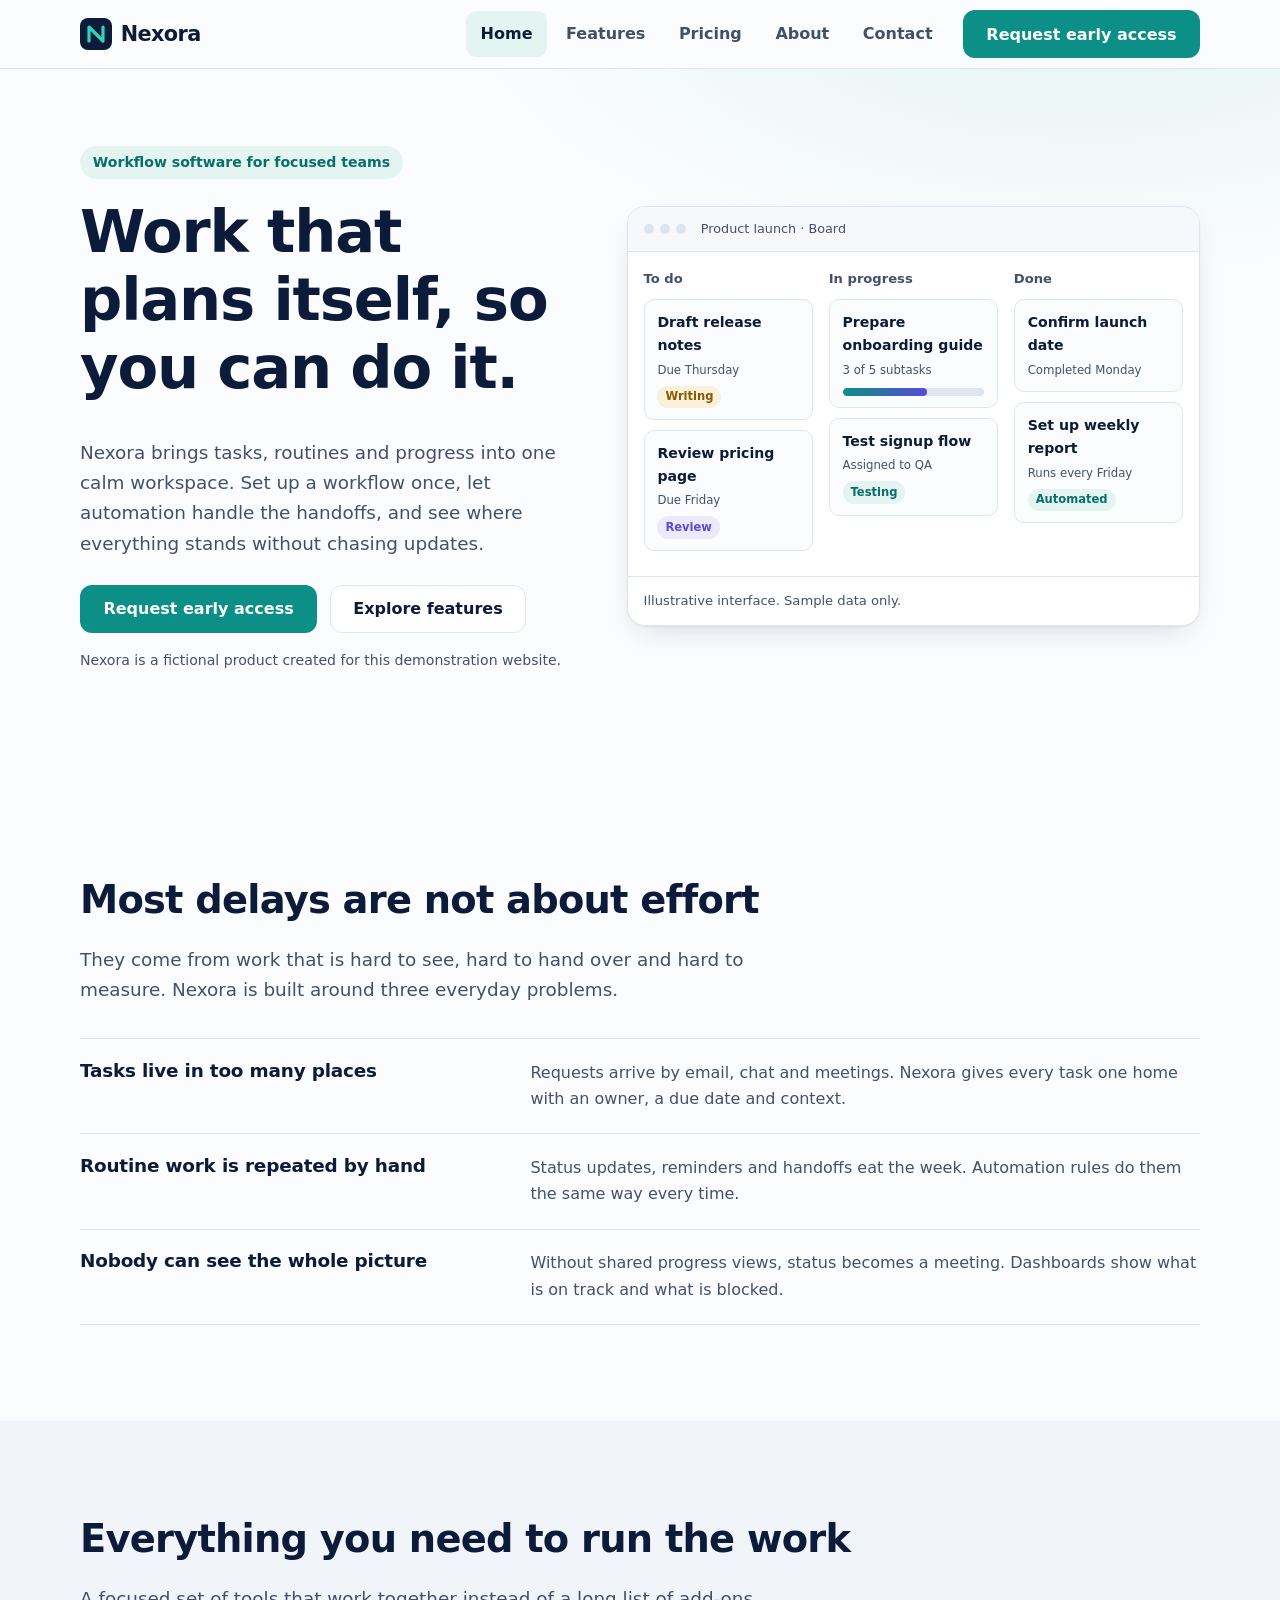
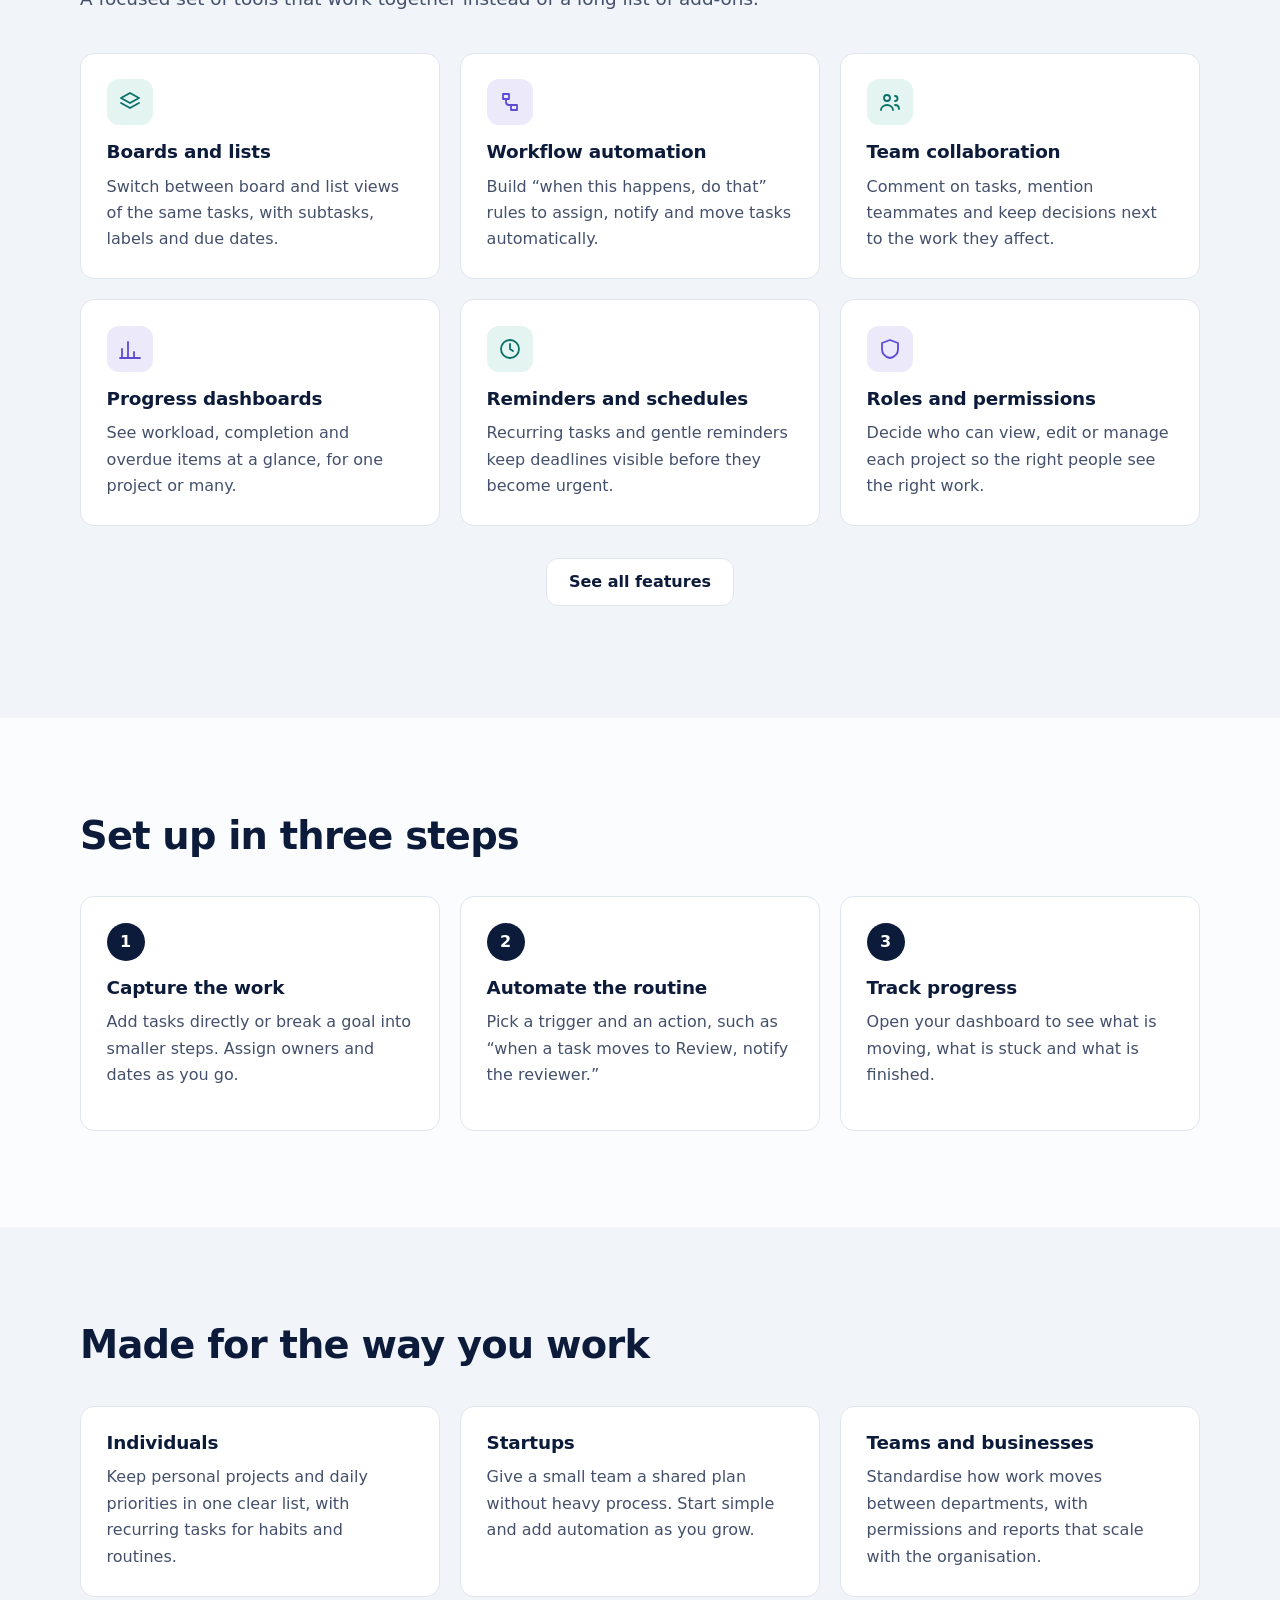
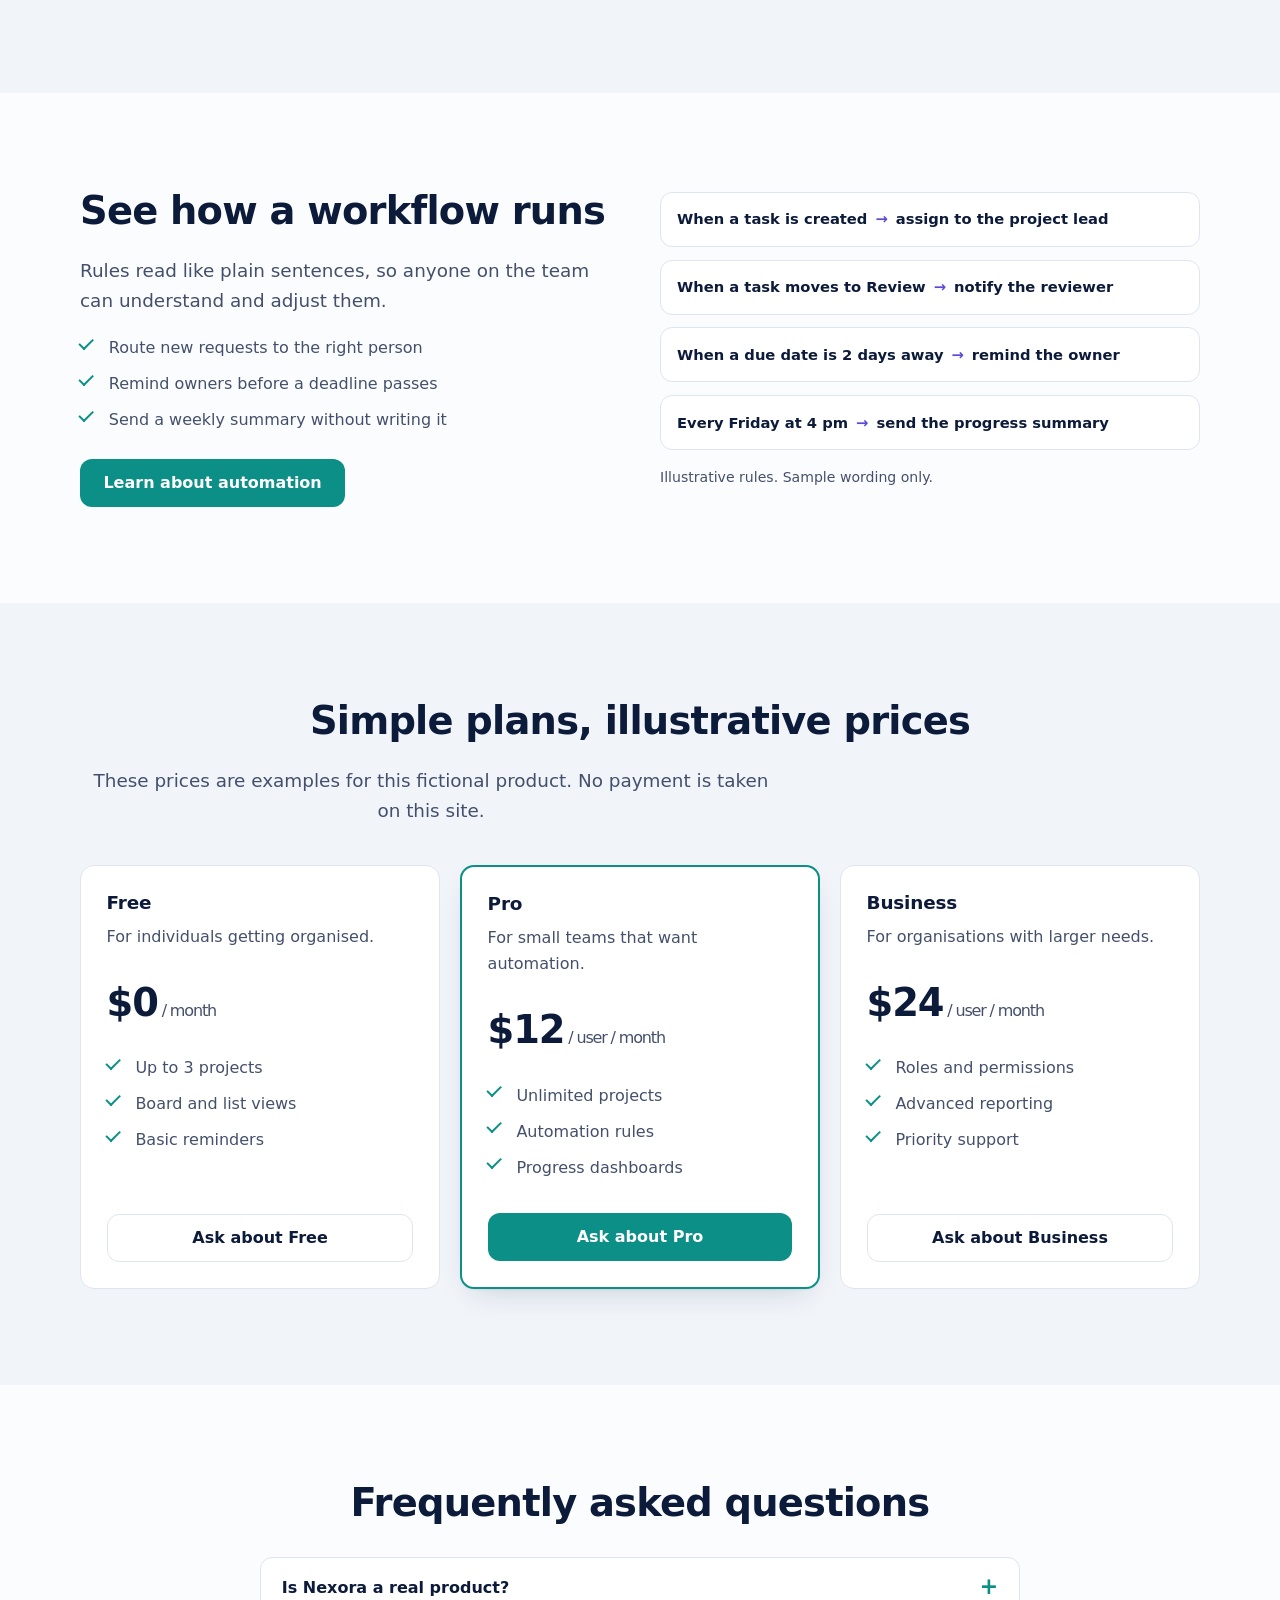
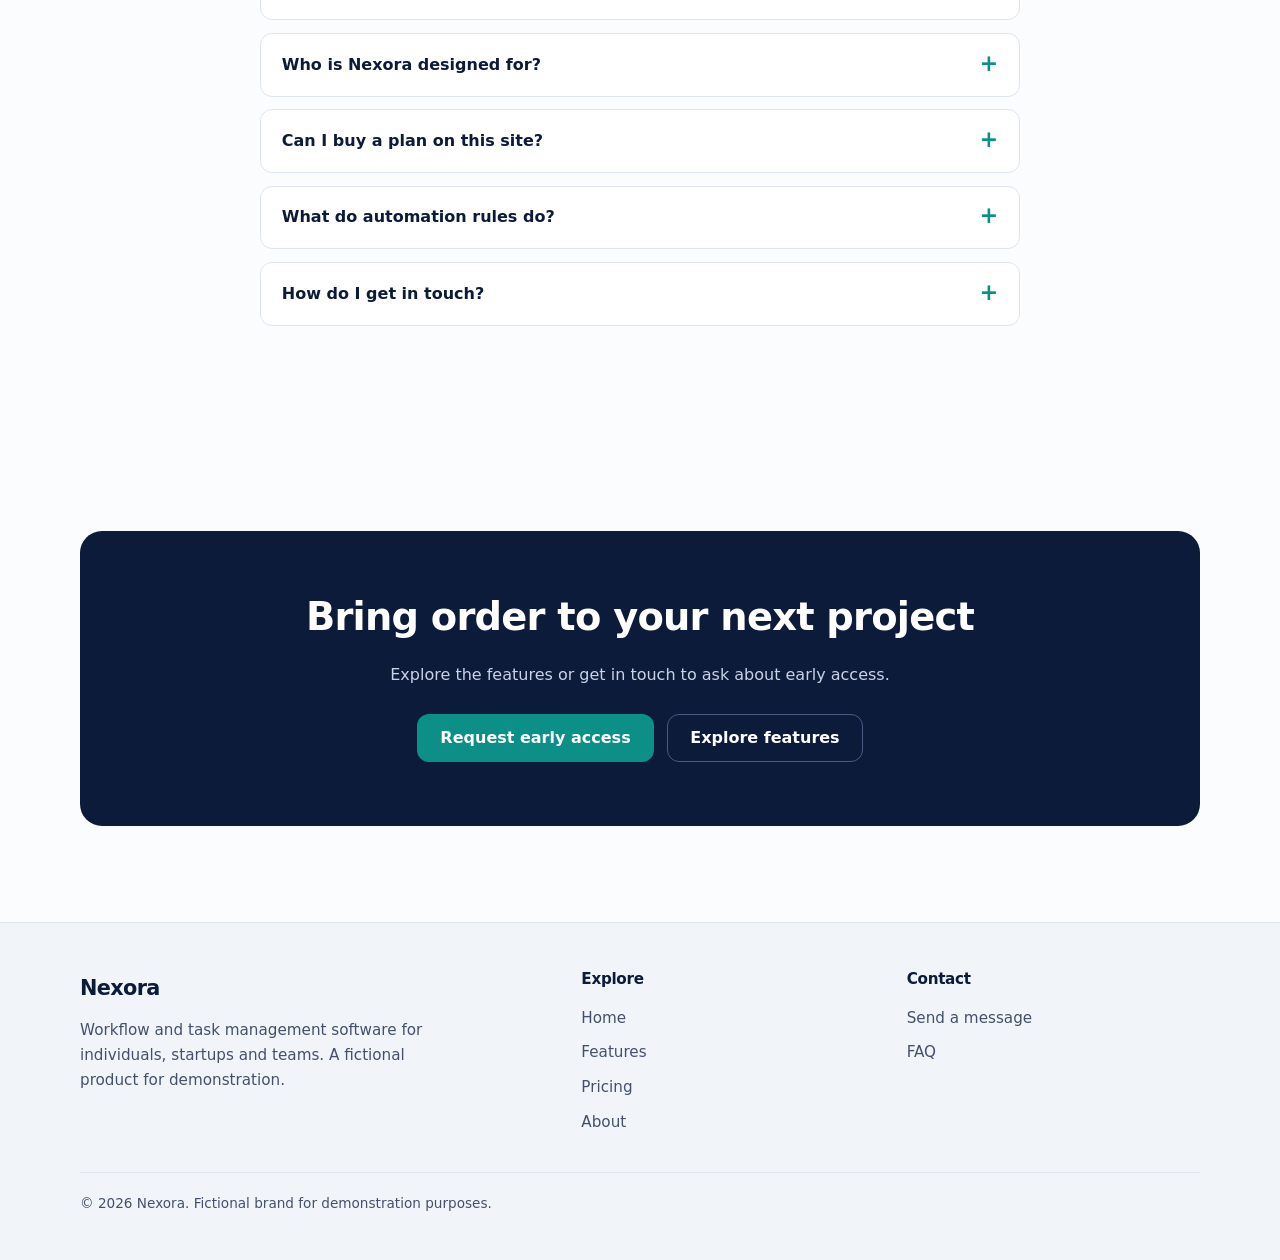
<file: index.html>
<!DOCTYPE html>
<html lang="en">
<head>
<meta charset="utf-8">
<meta name="viewport" content="width=device-width, initial-scale=1">
<title>Nexora — Workflow and task management software</title>
<meta name="description" content="Nexora is workflow and task management software that turns scattered work into clear plans, automated routines and visible progress for individuals, startups and teams.">
<link rel="canonical" href="https://nexora-website-ashy-gamma.vercel.app">
<link rel="icon" href="data:image/svg+xml,%3Csvg xmlns='http://www.w3.org/2000/svg' viewBox='0 0 32 32'%3E%3Crect width='32' height='32' rx='8' fill='%230d1b3a'/%3E%3Cpath d='M9 23V9l14 14V9' fill='none' stroke='%232dd4bf' stroke-width='3.2' stroke-linecap='round' stroke-linejoin='round'/%3E%3C/svg%3E">
<meta property="og:type" content="website">
<meta property="og:site_name" content="Nexora">
<meta property="og:title" content="Nexora — Workflow and task management software">
<meta property="og:description" content="Plan work, automate routines and see progress in one place.">
<meta property="og:url" content="https://nexora-website-ashy-gamma.vercel.app">
<meta name="twitter:card" content="summary">
<meta name="twitter:title" content="Nexora — Workflow and task management software">
<meta name="twitter:description" content="Plan work, automate routines and see progress in one place.">
<link rel="stylesheet" href="style.css">
</head>
<body>
<a class="skip" href="#main">Skip to content</a>
<header class="site-header">
  <div class="wrap nav">
    <a class="logo" href="index.html" aria-label="Nexora home"><svg width="32" height="32" viewBox="0 0 32 32" aria-hidden="true"><rect width="32" height="32" rx="8" fill="#0d1b3a"/><path d="M9 23V9l14 14V9" fill="none" stroke="#2dd4bf" stroke-width="3.2" stroke-linecap="round" stroke-linejoin="round"/></svg>Nexora</a>
    <button class="nav-toggle" aria-expanded="false" aria-controls="menu">Menu</button>
    <div class="menu" id="menu">
      <nav aria-label="Main"><ul>
        <li><a href="index.html" aria-current="page">Home</a></li>
        <li><a href="features.html">Features</a></li>
        <li><a href="index.html#pricing">Pricing</a></li>
        <li><a href="about.html">About</a></li>
        <li><a href="contact.html">Contact</a></li>
      </ul></nav>
      <a class="btn btn-primary" href="contact.html">Request early access</a>
    </div>
  </div>
</header>

<main id="main">
  <section class="hero">
    <div class="wrap hero-grid">
      <div>
        <span class="badge">Workflow software for focused teams</span>
        <h1>Work that plans itself, so you can do it.</h1>
        <p class="lead">Nexora brings tasks, routines and progress into one calm workspace. Set up a workflow once, let automation handle the handoffs, and see where everything stands without chasing updates.</p>
        <div class="btn-row">
          <a class="btn btn-primary" href="contact.html">Request early access</a>
          <a class="btn btn-ghost" href="features.html">Explore features</a>
        </div>
        <p class="note">Nexora is a fictional product created for this demonstration website.</p>
      </div>
      <div class="mock" role="img" aria-label="Illustration of a Nexora project board with three columns: To do, In progress and Done">
        <div class="mock-bar"><i></i><i></i><i></i><span>Product launch · Board</span></div>
        <div class="mock-body" aria-hidden="true">
          <div class="col"><h4>To do</h4>
            <div class="task">Draft release notes<small>Due Thursday</small><span class="tag a">Writing</span></div>
            <div class="task">Review pricing page<small>Due Friday</small><span class="tag v">Review</span></div></div>
          <div class="col"><h4>In progress</h4>
            <div class="task">Prepare onboarding guide<small>3 of 5 subtasks</small><div class="prog"><b style="width:60%"></b></div></div>
            <div class="task">Test signup flow<small>Assigned to QA</small><span class="tag">Testing</span></div></div>
          <div class="col"><h4>Done</h4>
            <div class="task">Confirm launch date<small>Completed Monday</small></div>
            <div class="task">Set up weekly report<small>Runs every Friday</small><span class="tag">Automated</span></div></div>
        </div>
        <div class="mock-foot">Illustrative interface. Sample data only.</div>
      </div>
    </div>
  </section>

  <section id="problems">
    <div class="wrap">
      <h2>Most delays are not about effort</h2>
      <p class="lead">They come from work that is hard to see, hard to hand over and hard to measure. Nexora is built around three everyday problems.</p>
      <ul class="problems">
        <li><h3>Tasks live in too many places</h3><p>Requests arrive by email, chat and meetings. Nexora gives every task one home with an owner, a due date and context.</p></li>
        <li><h3>Routine work is repeated by hand</h3><p>Status updates, reminders and handoffs eat the week. Automation rules do them the same way every time.</p></li>
        <li><h3>Nobody can see the whole picture</h3><p>Without shared progress views, status becomes a meeting. Dashboards show what is on track and what is blocked.</p></li>
      </ul>
    </div>
  </section>

  <section id="features" class="alt">
    <div class="wrap">
      <h2>Everything you need to run the work</h2>
      <p class="lead">A focused set of tools that work together instead of a long list of add-ons.</p>
      <div class="grid g3">
        <article class="card"><div class="ic"><svg aria-hidden="true"><use href="#i-layers"/></svg></div><h3>Boards and lists</h3><p>Switch between board and list views of the same tasks, with subtasks, labels and due dates.</p></article>
        <article class="card"><div class="ic v"><svg aria-hidden="true"><use href="#i-flow"/></svg></div><h3>Workflow automation</h3><p>Build “when this happens, do that” rules to assign, notify and move tasks automatically.</p></article>
        <article class="card"><div class="ic"><svg aria-hidden="true"><use href="#i-users"/></svg></div><h3>Team collaboration</h3><p>Comment on tasks, mention teammates and keep decisions next to the work they affect.</p></article>
        <article class="card"><div class="ic v"><svg aria-hidden="true"><use href="#i-chart"/></svg></div><h3>Progress dashboards</h3><p>See workload, completion and overdue items at a glance, for one project or many.</p></article>
        <article class="card"><div class="ic"><svg aria-hidden="true"><use href="#i-clock"/></svg></div><h3>Reminders and schedules</h3><p>Recurring tasks and gentle reminders keep deadlines visible before they become urgent.</p></article>
        <article class="card"><div class="ic v"><svg aria-hidden="true"><use href="#i-shield"/></svg></div><h3>Roles and permissions</h3><p>Decide who can view, edit or manage each project so the right people see the right work.</p></article>
      </div>
      <p class="center" style="margin-top:2rem"><a class="btn btn-ghost" href="features.html">See all features</a></p>
    </div>
  </section>

  <section id="how">
    <div class="wrap">
      <h2>Set up in three steps</h2>
      <ol class="steps">
        <li><h3>Capture the work</h3><p>Add tasks directly or break a goal into smaller steps. Assign owners and dates as you go.</p></li>
        <li><h3>Automate the routine</h3><p>Pick a trigger and an action, such as “when a task moves to Review, notify the reviewer.”</p></li>
        <li><h3>Track progress</h3><p>Open your dashboard to see what is moving, what is stuck and what is finished.</p></li>
      </ol>
    </div>
  </section>

  <section id="benefits" class="alt">
    <div class="wrap">
      <h2>Made for the way you work</h2>
      <div class="grid g3">
        <article class="card"><h3>Individuals</h3><p>Keep personal projects and daily priorities in one clear list, with recurring tasks for habits and routines.</p></article>
        <article class="card"><h3>Startups</h3><p>Give a small team a shared plan without heavy process. Start simple and add automation as you grow.</p></article>
        <article class="card"><h3>Teams and businesses</h3><p>Standardise how work moves between departments, with permissions and reports that scale with the organisation.</p></article>
      </div>
    </div>
  </section>

  <section id="preview">
    <div class="wrap split">
      <div>
        <h2>See how a workflow runs</h2>
        <p class="lead">Rules read like plain sentences, so anyone on the team can understand and adjust them.</p>
        <ul class="ticks">
          <li>Route new requests to the right person</li>
          <li>Remind owners before a deadline passes</li>
          <li>Send a weekly summary without writing it</li>
        </ul>
        <div class="btn-row"><a class="btn btn-primary" href="features.html#automation">Learn about automation</a></div>
      </div>
      <div role="img" aria-label="Illustration of three automation rules written as plain sentences">
        <div class="rule" aria-hidden="true">When a task is created <em>→</em> assign to the project lead</div>
        <div class="rule" aria-hidden="true">When a task moves to Review <em>→</em> notify the reviewer</div>
        <div class="rule" aria-hidden="true">When a due date is 2 days away <em>→</em> remind the owner</div>
        <div class="rule" aria-hidden="true">Every Friday at 4 pm <em>→</em> send the progress summary</div>
        <p class="note">Illustrative rules. Sample wording only.</p>
      </div>
    </div>
  </section>

  <section id="pricing" class="alt">
    <div class="wrap">
      <h2 class="center">Simple plans, illustrative prices</h2>
      <p class="lead center">These prices are examples for this fictional product. No payment is taken on this site.</p>
      <div class="grid g3">
        <article class="card plan"><h3>Free</h3><p>For individuals getting organised.</p><div class="price">$0<small> / month</small></div>
          <ul class="ticks"><li>Up to 3 projects</li><li>Board and list views</li><li>Basic reminders</li></ul>
          <a class="btn btn-ghost" href="contact.html">Ask about Free</a></article>
        <article class="card plan hot"><h3>Pro</h3><p>For small teams that want automation.</p><div class="price">$12<small> / user / month</small></div>
          <ul class="ticks"><li>Unlimited projects</li><li>Automation rules</li><li>Progress dashboards</li></ul>
          <a class="btn btn-primary" href="contact.html">Ask about Pro</a></article>
        <article class="card plan"><h3>Business</h3><p>For organisations with larger needs.</p><div class="price">$24<small> / user / month</small></div>
          <ul class="ticks"><li>Roles and permissions</li><li>Advanced reporting</li><li>Priority support</li></ul>
          <a class="btn btn-ghost" href="contact.html">Ask about Business</a></article>
      </div>
    </div>
  </section>

  <section id="faq">
    <div class="wrap">
      <h2 class="center">Frequently asked questions</h2>
      <div class="faq">
        <details><summary>Is Nexora a real product?</summary><p>No. Nexora is a fictional product created for this demonstration website. Plans and prices are illustrative.</p></details>
        <details><summary>Who is Nexora designed for?</summary><p>The product concept covers individuals, startups and larger teams who want one place to plan, automate and track work.</p></details>
        <details><summary>Can I buy a plan on this site?</summary><p>No. There is no payment processing, and the plan buttons lead to the contact page.</p></details>
        <details><summary>What do automation rules do?</summary><p>They perform routine steps for you, such as assigning tasks, sending reminders or moving work between stages.</p></details>
        <details><summary>How do I get in touch?</summary><p>Use the <a href="contact.html">contact page</a> to send a message.</p></details>
      </div>
    </div>
  </section>

  <section>
    <div class="wrap"><div class="cta">
      <h2>Bring order to your next project</h2>
      <p>Explore the features or get in touch to ask about early access.</p>
      <div class="btn-row"><a class="btn btn-primary" href="contact.html">Request early access</a><a class="btn btn-ghost" href="features.html">Explore features</a></div>
    </div></div>
  </section>
</main>

<footer class="site-footer">
  <div class="wrap">
    <div class="foot">
      <div><a class="logo" href="index.html">Nexora</a><p style="margin-top:.8rem;max-width:36ch">Workflow and task management software for individuals, startups and teams. A fictional product for demonstration.</p></div>
      <div><h2>Explore</h2><ul><li><a href="index.html">Home</a></li><li><a href="features.html">Features</a></li><li><a href="index.html#pricing">Pricing</a></li><li><a href="about.html">About</a></li></ul></div>
      <div><h2>Contact</h2><ul><li><a href="contact.html">Send a message</a></li><li><a href="index.html#faq">FAQ</a></li></ul></div>
    </div>
    <p class="legal">&copy; <span id="year">2026</span> Nexora. Fictional brand for demonstration purposes.</p>
  </div>
</footer>
<script src="script.js"></script>
</body>
</html>
</file>
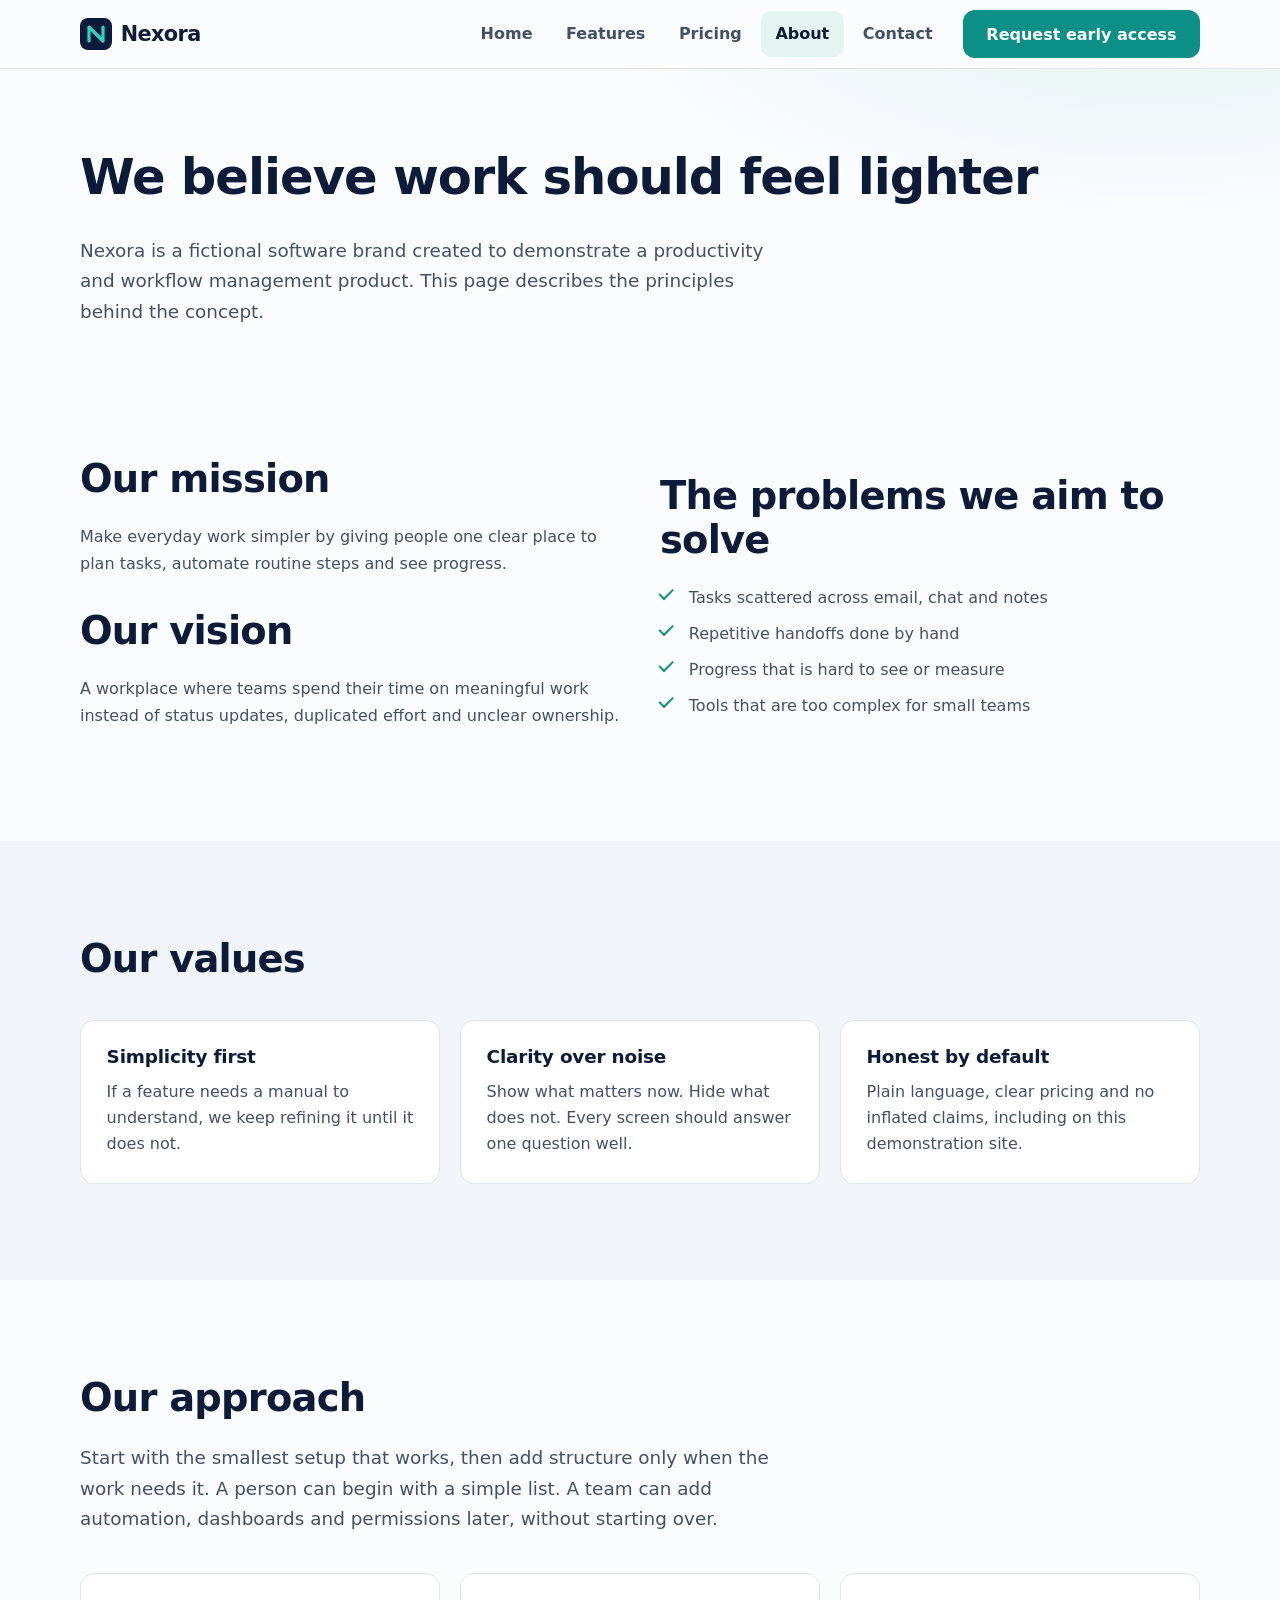
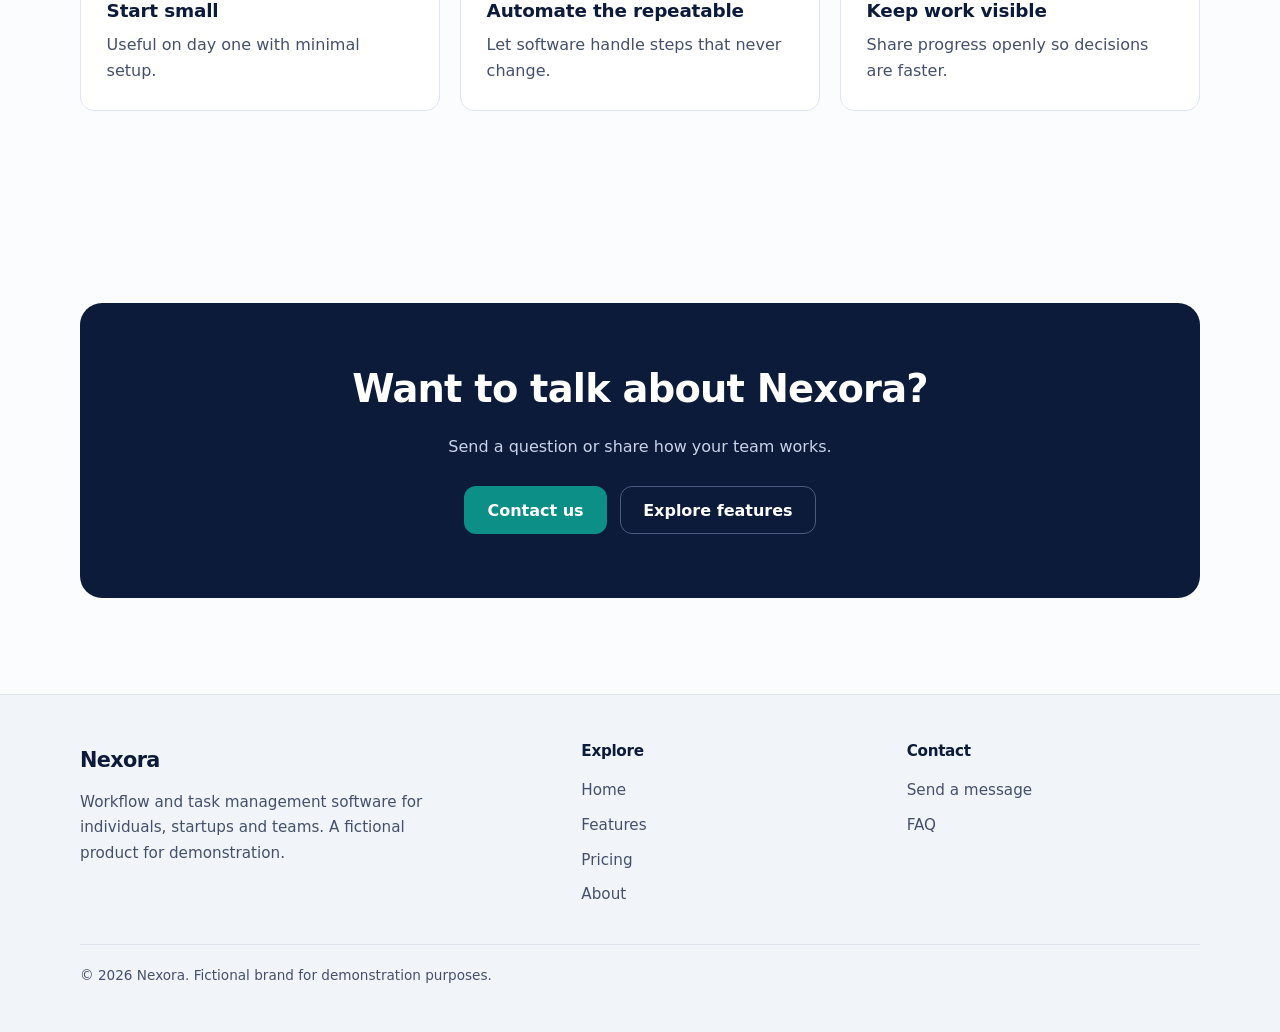
<file: about.html>
<!DOCTYPE html>
<html lang="en">
<head>
<meta charset="utf-8">
<meta name="viewport" content="width=device-width, initial-scale=1">
<title>About Nexora — Mission, vision and values</title>
<meta name="description" content="Learn about Nexora's mission to make work simpler, the values behind the product and the approach to workflow and task management.">
<link rel="canonical" href="https://YOUR_DEPLOYED_DOMAIN/about.html">
<link rel="icon" href="data:image/svg+xml,%3Csvg xmlns='http://www.w3.org/2000/svg' viewBox='0 0 32 32'%3E%3Crect width='32' height='32' rx='8' fill='%230d1b3a'/%3E%3Cpath d='M9 23V9l14 14V9' fill='none' stroke='%232dd4bf' stroke-width='3.2' stroke-linecap='round' stroke-linejoin='round'/%3E%3C/svg%3E">
<meta property="og:type" content="website">
<meta property="og:site_name" content="Nexora">
<meta property="og:title" content="About Nexora">
<meta property="og:description" content="Our mission is to make work simpler and more visible.">
<meta property="og:url" content="https://YOUR_DEPLOYED_DOMAIN/about.html">
<meta name="twitter:card" content="summary">
<meta name="twitter:title" content="About Nexora">
<meta name="twitter:description" content="Our mission is to make work simpler and more visible.">
<link rel="stylesheet" href="style.css">
</head>
<body>
<a class="skip" href="#main">Skip to content</a>
<header class="site-header">
  <div class="wrap nav">
    <a class="logo" href="index.html" aria-label="Nexora home"><svg width="32" height="32" viewBox="0 0 32 32" aria-hidden="true"><rect width="32" height="32" rx="8" fill="#0d1b3a"/><path d="M9 23V9l14 14V9" fill="none" stroke="#2dd4bf" stroke-width="3.2" stroke-linecap="round" stroke-linejoin="round"/></svg>Nexora</a>
    <button class="nav-toggle" aria-expanded="false" aria-controls="menu">Menu</button>
    <div class="menu" id="menu">
      <nav aria-label="Main"><ul>
        <li><a href="index.html">Home</a></li>
        <li><a href="features.html">Features</a></li>
        <li><a href="index.html#pricing">Pricing</a></li>
        <li><a href="about.html" aria-current="page">About</a></li>
        <li><a href="contact.html">Contact</a></li>
      </ul></nav>
      <a class="btn btn-primary" href="contact.html">Request early access</a>
    </div>
  </div>
</header>

<main id="main">
  <div class="page-head">
    <div class="wrap">
      <h1>We believe work should feel lighter</h1>
      <p class="lead">Nexora is a fictional software brand created to demonstrate a productivity and workflow management product. This page describes the principles behind the concept.</p>
    </div>
  </div>

  <section>
    <div class="wrap split">
      <div>
        <h2>Our mission</h2>
        <p>Make everyday work simpler by giving people one clear place to plan tasks, automate routine steps and see progress.</p>
        <h2 style="margin-top:2rem">Our vision</h2>
        <p>A workplace where teams spend their time on meaningful work instead of status updates, duplicated effort and unclear ownership.</p>
      </div>
      <div>
        <h2>The problems we aim to solve</h2>
        <ul class="ticks">
          <li>Tasks scattered across email, chat and notes</li>
          <li>Repetitive handoffs done by hand</li>
          <li>Progress that is hard to see or measure</li>
          <li>Tools that are too complex for small teams</li>
        </ul>
      </div>
    </div>
  </section>

  <section class="alt">
    <div class="wrap">
      <h2>Our values</h2>
      <div class="grid g3">
        <article class="card"><h3>Simplicity first</h3><p>If a feature needs a manual to understand, we keep refining it until it does not.</p></article>
        <article class="card"><h3>Clarity over noise</h3><p>Show what matters now. Hide what does not. Every screen should answer one question well.</p></article>
        <article class="card"><h3>Honest by default</h3><p>Plain language, clear pricing and no inflated claims, including on this demonstration site.</p></article>
      </div>
    </div>
  </section>

  <section>
    <div class="wrap">
      <h2>Our approach</h2>
      <p class="lead">Start with the smallest setup that works, then add structure only when the work needs it. A person can begin with a simple list. A team can add automation, dashboards and permissions later, without starting over.</p>
      <div class="grid g3">
        <article class="card"><h3>Start small</h3><p>Useful on day one with minimal setup.</p></article>
        <article class="card"><h3>Automate the repeatable</h3><p>Let software handle steps that never change.</p></article>
        <article class="card"><h3>Keep work visible</h3><p>Share progress openly so decisions are faster.</p></article>
      </div>
    </div>
  </section>

  <section>
    <div class="wrap"><div class="cta">
      <h2>Want to talk about Nexora?</h2>
      <p>Send a question or share how your team works.</p>
      <div class="btn-row"><a class="btn btn-primary" href="contact.html">Contact us</a><a class="btn btn-ghost" href="features.html">Explore features</a></div>
    </div></div>
  </section>
</main>

<footer class="site-footer">
  <div class="wrap">
    <div class="foot">
      <div><a class="logo" href="index.html">Nexora</a><p style="margin-top:.8rem;max-width:36ch">Workflow and task management software for individuals, startups and teams. A fictional product for demonstration.</p></div>
      <div><h2>Explore</h2><ul><li><a href="index.html">Home</a></li><li><a href="features.html">Features</a></li><li><a href="index.html#pricing">Pricing</a></li><li><a href="about.html">About</a></li></ul></div>
      <div><h2>Contact</h2><ul><li><a href="contact.html">Send a message</a></li><li><a href="index.html#faq">FAQ</a></li></ul></div>
    </div>
    <p class="legal">&copy; <span id="year">2026</span> Nexora. Fictional brand for demonstration purposes.</p>
  </div>
</footer>
<script src="script.js"></script>
</body>
</html>
</file>
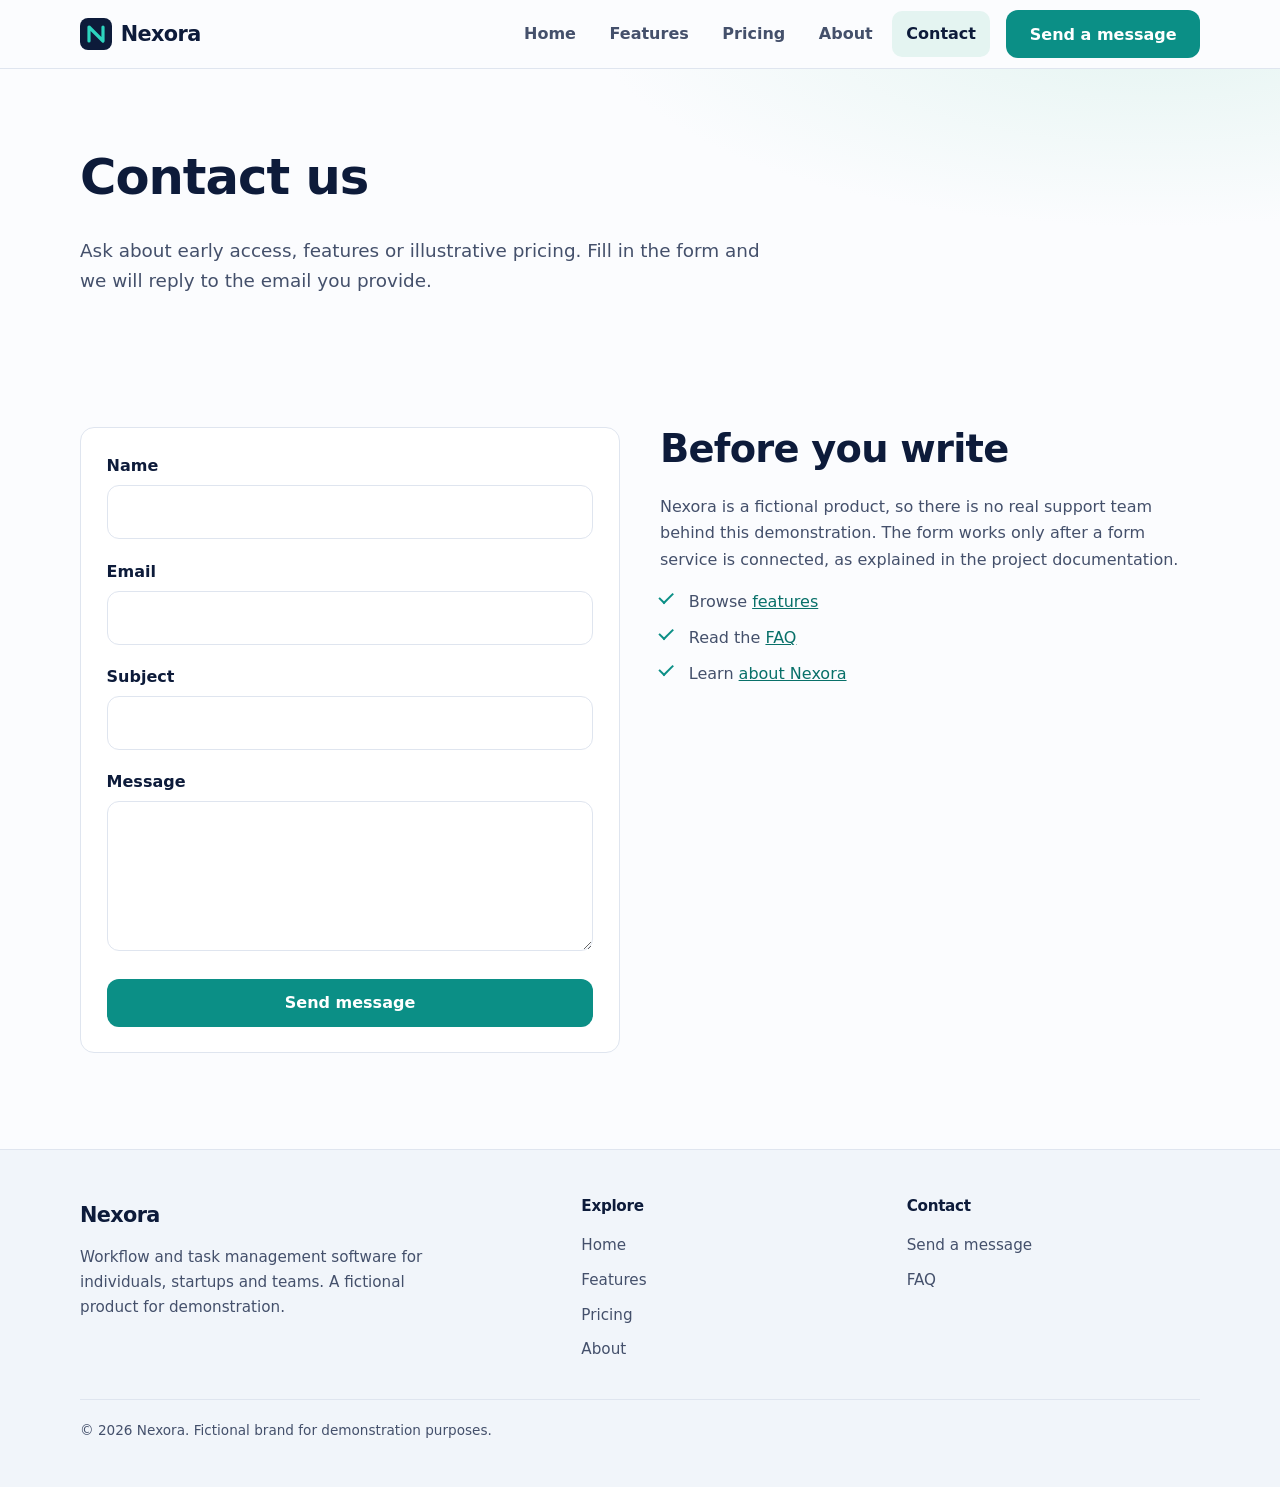
<file: contact.html>
<!DOCTYPE html>
<html lang="en">
<head>
<meta charset="utf-8">
<meta name="viewport" content="width=device-width, initial-scale=1">
<title>Contact Nexora — Send a message</title>
<meta name="description" content="Contact Nexora to ask about early access, features or pricing. Use the form to send your name, email, subject and message.">
<link rel="canonical" href="https://YOUR_DEPLOYED_DOMAIN/contact.html">
<link rel="icon" href="data:image/svg+xml,%3Csvg xmlns='http://www.w3.org/2000/svg' viewBox='0 0 32 32'%3E%3Crect width='32' height='32' rx='8' fill='%230d1b3a'/%3E%3Cpath d='M9 23V9l14 14V9' fill='none' stroke='%232dd4bf' stroke-width='3.2' stroke-linecap='round' stroke-linejoin='round'/%3E%3C/svg%3E">
<meta property="og:type" content="website">
<meta property="og:site_name" content="Nexora">
<meta property="og:title" content="Contact Nexora">
<meta property="og:description" content="Ask about early access, features or pricing.">
<meta property="og:url" content="https://YOUR_DEPLOYED_DOMAIN/contact.html">
<meta name="twitter:card" content="summary">
<meta name="twitter:title" content="Contact Nexora">
<meta name="twitter:description" content="Ask about early access, features or pricing.">
<link rel="stylesheet" href="style.css">
</head>
<body>
<a class="skip" href="#main">Skip to content</a>
<header class="site-header">
  <div class="wrap nav">
    <a class="logo" href="index.html" aria-label="Nexora home"><svg width="32" height="32" viewBox="0 0 32 32" aria-hidden="true"><rect width="32" height="32" rx="8" fill="#0d1b3a"/><path d="M9 23V9l14 14V9" fill="none" stroke="#2dd4bf" stroke-width="3.2" stroke-linecap="round" stroke-linejoin="round"/></svg>Nexora</a>
    <button class="nav-toggle" aria-expanded="false" aria-controls="menu">Menu</button>
    <div class="menu" id="menu">
      <nav aria-label="Main"><ul>
        <li><a href="index.html">Home</a></li>
        <li><a href="features.html">Features</a></li>
        <li><a href="index.html#pricing">Pricing</a></li>
        <li><a href="about.html">About</a></li>
        <li><a href="contact.html" aria-current="page">Contact</a></li>
      </ul></nav>
      <a class="btn btn-primary" href="#contact-form">Send a message</a>
    </div>
  </div>
</header>

<main id="main">
  <div class="page-head">
    <div class="wrap">
      <h1>Contact us</h1>
      <p class="lead">Ask about early access, features or illustrative pricing. Fill in the form and we will reply to the email you provide.</p>
    </div>
  </div>

  <section>
    <div class="wrap split" style="align-items:start">
      <!-- Set data-endpoint to your form service URL (see SEO-AUDIT-REPORT.md). It is public by design; never put secret keys here. -->
      <form id="contact-form" class="form card" method="post" novalidate data-endpoint="https://formspree.io/f/YOUR_FORM_ID">
        <div class="field"><label for="name">Name</label><input id="name" name="name" type="text" autocomplete="name" required><span class="err" role="alert"></span></div>
        <div class="field"><label for="email">Email</label><input id="email" name="email" type="email" autocomplete="email" inputmode="email" required><span class="err" role="alert"></span></div>
        <div class="field"><label for="subject">Subject</label><input id="subject" name="subject" type="text" required><span class="err" role="alert"></span></div>
        <div class="field"><label for="message">Message</label><textarea id="message" name="message" required></textarea><span class="err" role="alert"></span></div>
        <div style="position:absolute;left:-9999px" aria-hidden="true"><label>Leave this empty<input name="website" type="text" tabindex="-1" autocomplete="off"></label></div>
        <div id="form-status" class="status" role="status" tabindex="-1"></div>
        <button class="btn btn-primary" type="submit">Send message</button>
      </form>
      <div>
        <h2>Before you write</h2>
        <p>Nexora is a fictional product, so there is no real support team behind this demonstration. The form works only after a form service is connected, as explained in the project documentation.</p>
        <ul class="ticks"><li>Browse <a href="features.html">features</a></li><li>Read the <a href="index.html#faq">FAQ</a></li><li>Learn <a href="about.html">about Nexora</a></li></ul>
      </div>
    </div>
  </section>
</main>

<footer class="site-footer">
  <div class="wrap">
    <div class="foot">
      <div><a class="logo" href="index.html">Nexora</a><p style="margin-top:.8rem;max-width:36ch">Workflow and task management software for individuals, startups and teams. A fictional product for demonstration.</p></div>
      <div><h2>Explore</h2><ul><li><a href="index.html">Home</a></li><li><a href="features.html">Features</a></li><li><a href="index.html#pricing">Pricing</a></li><li><a href="about.html">About</a></li></ul></div>
      <div><h2>Contact</h2><ul><li><a href="contact.html">Send a message</a></li><li><a href="index.html#faq">FAQ</a></li></ul></div>
    </div>
    <p class="legal">&copy; <span id="year">2026</span> Nexora. Fictional brand for demonstration purposes.</p>
  </div>
</footer>
<script src="script.js"></script>
</body>
</html>
</file>
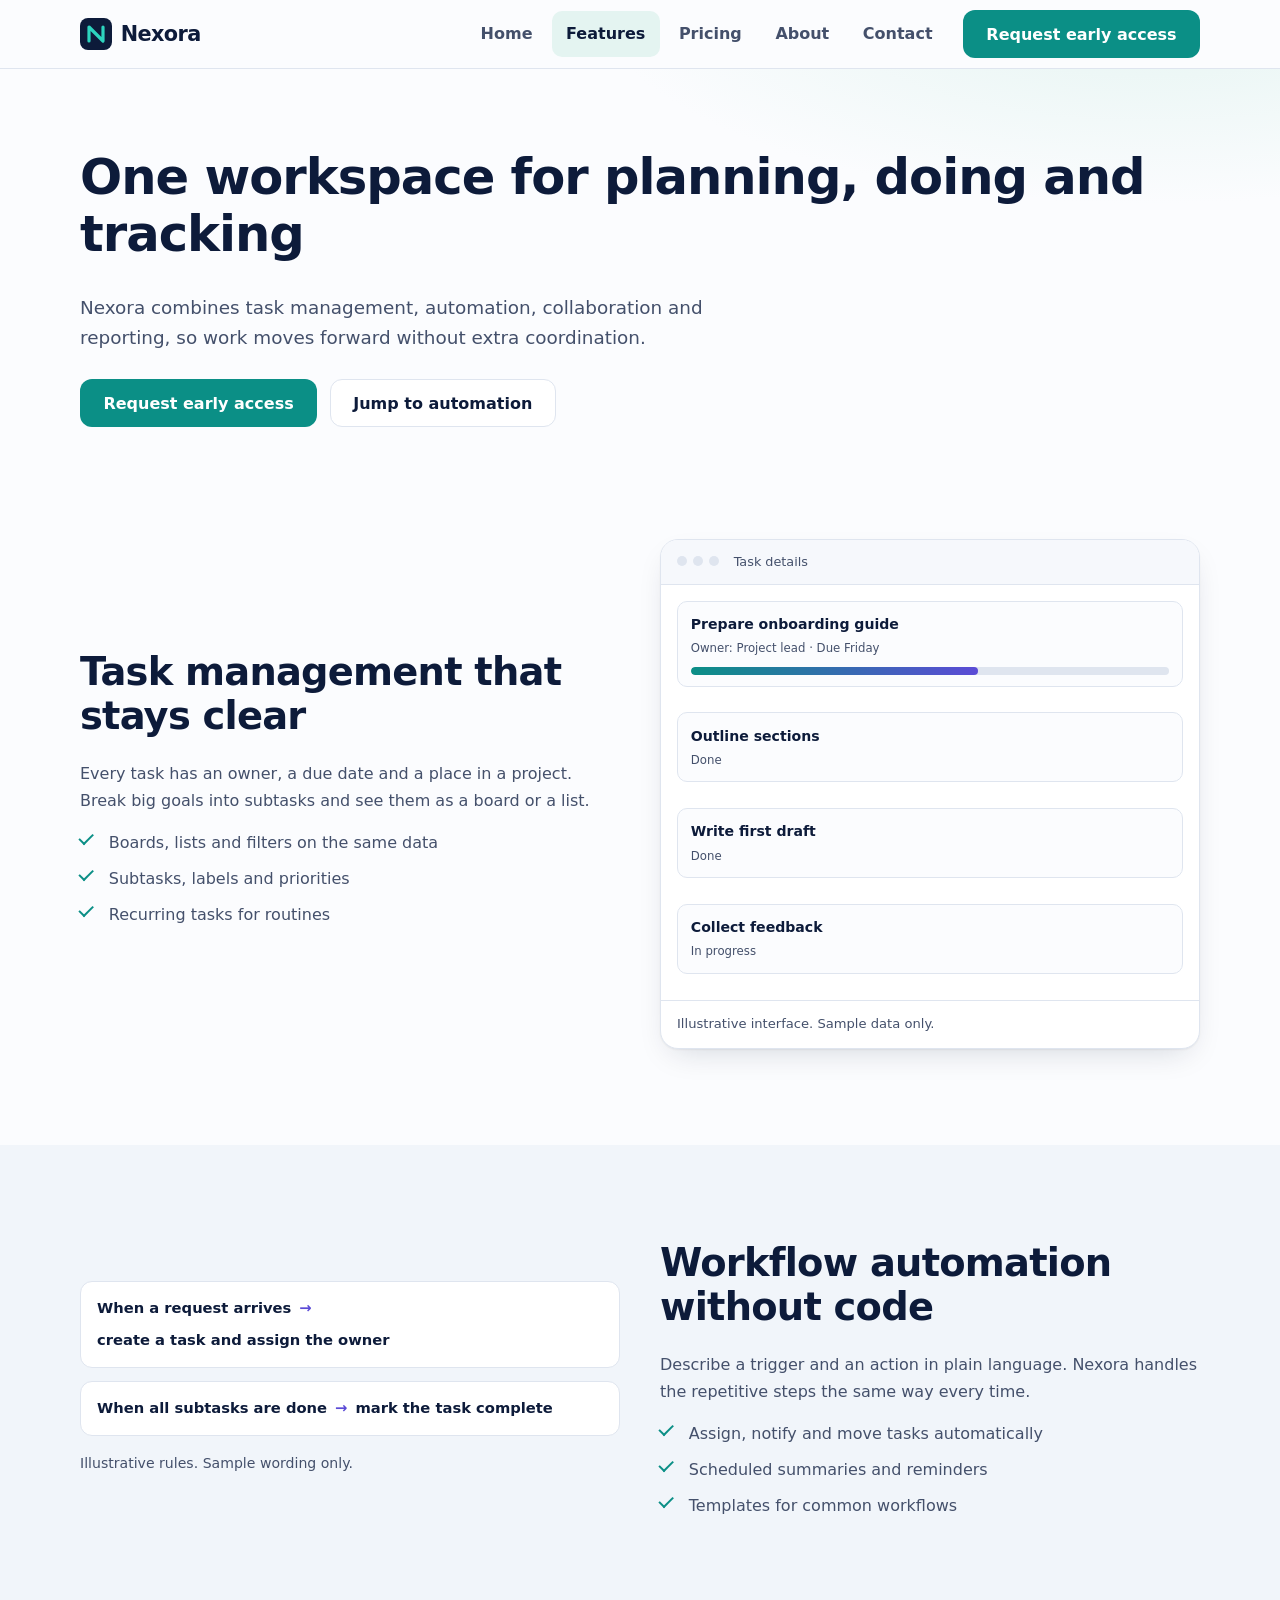
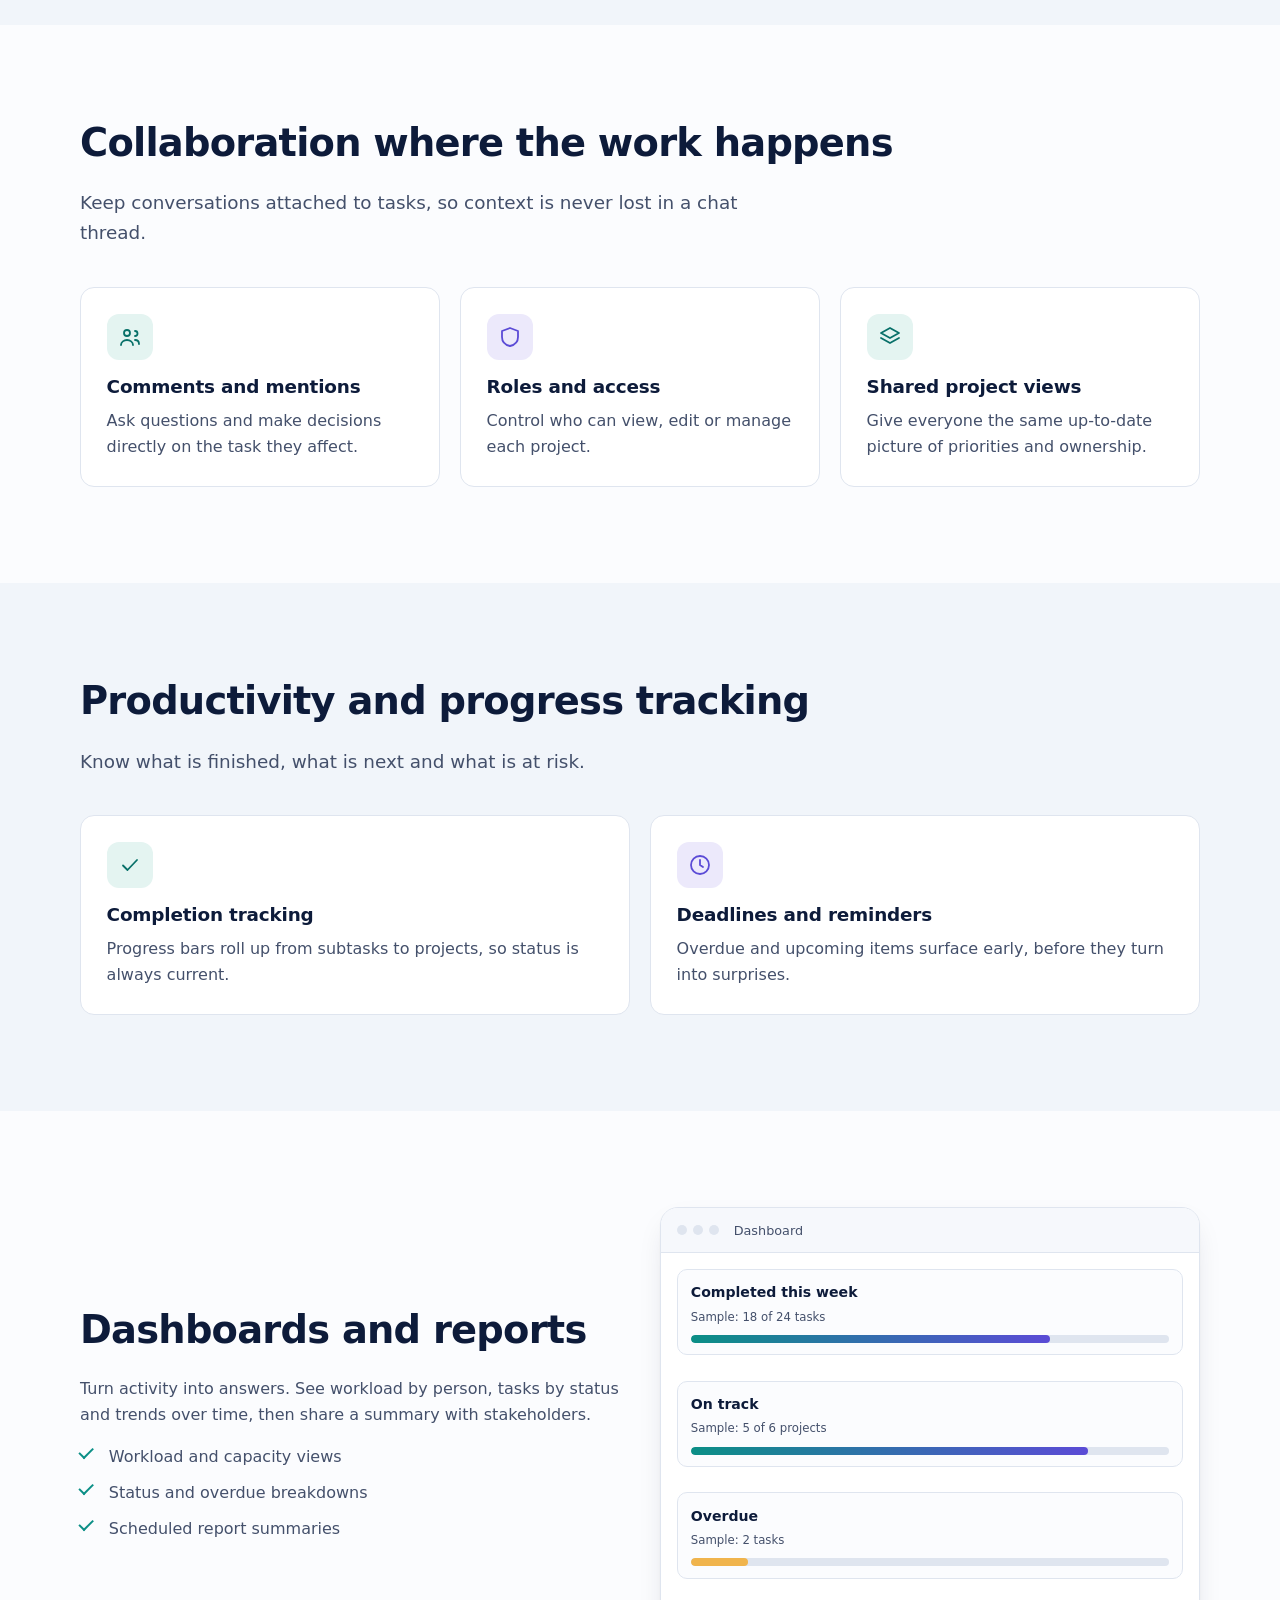
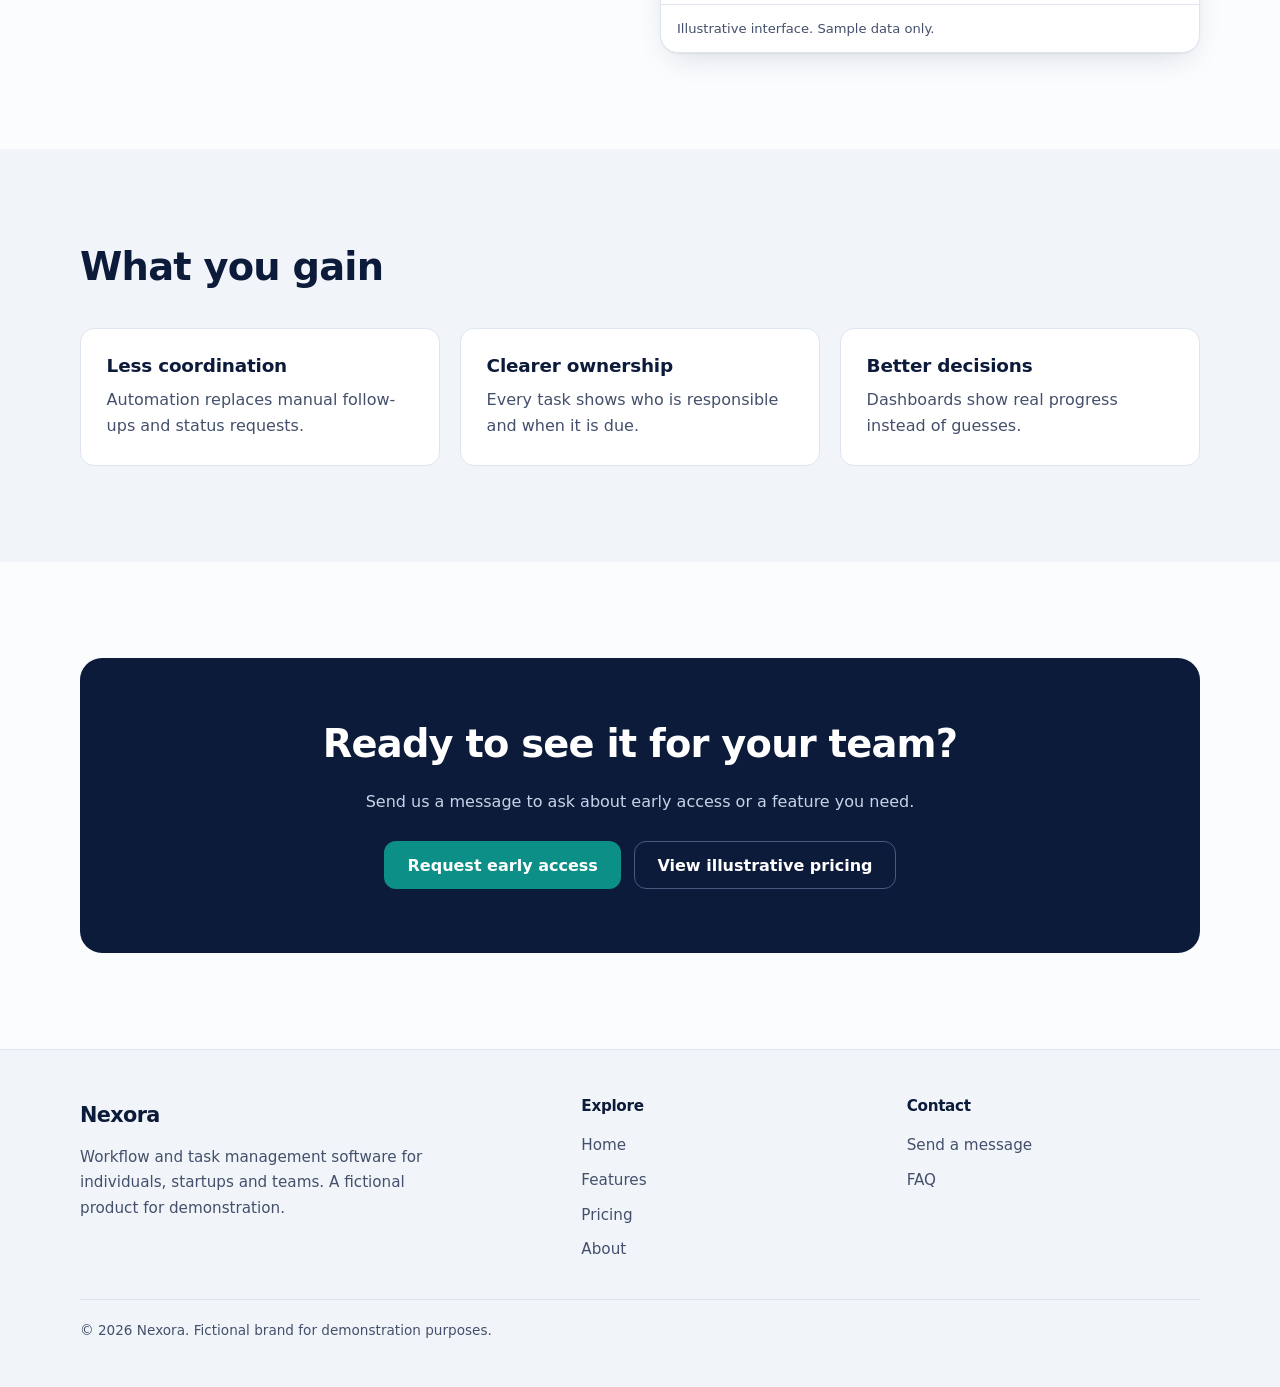
<file: features.html>
<!DOCTYPE html>
<html lang="en">
<head>
<meta charset="utf-8">
<meta name="viewport" content="width=device-width, initial-scale=1">
<title>Features — Nexora task and workflow management</title>
<meta name="description" content="Explore Nexora features: task management, workflow automation, team collaboration, progress tracking and dashboards that keep work visible.">
<link rel="canonical" href="https://YOUR_DEPLOYED_DOMAIN/features.html">
<link rel="icon" href="data:image/svg+xml,%3Csvg xmlns='http://www.w3.org/2000/svg' viewBox='0 0 32 32'%3E%3Crect width='32' height='32' rx='8' fill='%230d1b3a'/%3E%3Cpath d='M9 23V9l14 14V9' fill='none' stroke='%232dd4bf' stroke-width='3.2' stroke-linecap='round' stroke-linejoin='round'/%3E%3C/svg%3E">
<meta property="og:type" content="website">
<meta property="og:site_name" content="Nexora">
<meta property="og:title" content="Features — Nexora">
<meta property="og:description" content="Task management, automation, collaboration and dashboards in one workspace.">
<meta property="og:url" content="https://YOUR_DEPLOYED_DOMAIN/features.html">
<meta name="twitter:card" content="summary">
<meta name="twitter:title" content="Features — Nexora">
<meta name="twitter:description" content="Task management, automation, collaboration and dashboards in one workspace.">
<link rel="stylesheet" href="style.css">
</head>
<body>
<a class="skip" href="#main">Skip to content</a>
<header class="site-header">
  <div class="wrap nav">
    <a class="logo" href="index.html" aria-label="Nexora home"><svg width="32" height="32" viewBox="0 0 32 32" aria-hidden="true"><rect width="32" height="32" rx="8" fill="#0d1b3a"/><path d="M9 23V9l14 14V9" fill="none" stroke="#2dd4bf" stroke-width="3.2" stroke-linecap="round" stroke-linejoin="round"/></svg>Nexora</a>
    <button class="nav-toggle" aria-expanded="false" aria-controls="menu">Menu</button>
    <div class="menu" id="menu">
      <nav aria-label="Main"><ul>
        <li><a href="index.html">Home</a></li>
        <li><a href="features.html" aria-current="page">Features</a></li>
        <li><a href="index.html#pricing">Pricing</a></li>
        <li><a href="about.html">About</a></li>
        <li><a href="contact.html">Contact</a></li>
      </ul></nav>
      <a class="btn btn-primary" href="contact.html">Request early access</a>
    </div>
  </div>
</header>

<main id="main">
  <div class="page-head">
    <div class="wrap">
      <h1>One workspace for planning, doing and tracking</h1>
      <p class="lead">Nexora combines task management, automation, collaboration and reporting, so work moves forward without extra coordination.</p>
      <div class="btn-row"><a class="btn btn-primary" href="contact.html">Request early access</a><a class="btn btn-ghost" href="#automation">Jump to automation</a></div>
    </div>
  </div>

  <section id="tasks">
    <div class="wrap split">
      <div>
        <h2>Task management that stays clear</h2>
        <p>Every task has an owner, a due date and a place in a project. Break big goals into subtasks and see them as a board or a list.</p>
        <ul class="ticks"><li>Boards, lists and filters on the same data</li><li>Subtasks, labels and priorities</li><li>Recurring tasks for routines</li></ul>
      </div>
      <div class="mock" role="img" aria-label="Illustration of a task with three subtasks and a progress bar">
        <div class="mock-bar"><i></i><i></i><i></i><span>Task details</span></div>
        <div class="mock-body" style="grid-template-columns:1fr" aria-hidden="true">
          <div class="task">Prepare onboarding guide<small>Owner: Project lead · Due Friday</small><div class="prog"><b style="width:60%"></b></div></div>
          <div class="task">Outline sections<small>Done</small></div>
          <div class="task">Write first draft<small>Done</small></div>
          <div class="task">Collect feedback<small>In progress</small></div>
        </div>
        <div class="mock-foot">Illustrative interface. Sample data only.</div>
      </div>
    </div>
  </section>

  <section id="automation" class="alt">
    <div class="wrap split flip">
      <div>
        <h2>Workflow automation without code</h2>
        <p>Describe a trigger and an action in plain language. Nexora handles the repetitive steps the same way every time.</p>
        <ul class="ticks"><li>Assign, notify and move tasks automatically</li><li>Scheduled summaries and reminders</li><li>Templates for common workflows</li></ul>
      </div>
      <div role="img" aria-label="Illustration of two automation rules">
        <div class="rule" aria-hidden="true">When a request arrives <em>→</em> create a task and assign the owner</div>
        <div class="rule" aria-hidden="true">When all subtasks are done <em>→</em> mark the task complete</div>
        <p class="note">Illustrative rules. Sample wording only.</p>
      </div>
    </div>
  </section>

  <section id="collaboration">
    <div class="wrap">
      <h2>Collaboration where the work happens</h2>
      <p class="lead">Keep conversations attached to tasks, so context is never lost in a chat thread.</p>
      <div class="grid g3">
        <article class="card"><div class="ic"><svg aria-hidden="true"><use href="#i-users"/></svg></div><h3>Comments and mentions</h3><p>Ask questions and make decisions directly on the task they affect.</p></article>
        <article class="card"><div class="ic v"><svg aria-hidden="true"><use href="#i-shield"/></svg></div><h3>Roles and access</h3><p>Control who can view, edit or manage each project.</p></article>
        <article class="card"><div class="ic"><svg aria-hidden="true"><use href="#i-layers"/></svg></div><h3>Shared project views</h3><p>Give everyone the same up-to-date picture of priorities and ownership.</p></article>
      </div>
    </div>
  </section>

  <section id="tracking" class="alt">
    <div class="wrap">
      <h2>Productivity and progress tracking</h2>
      <p class="lead">Know what is finished, what is next and what is at risk.</p>
      <div class="grid g2">
        <article class="card"><div class="ic"><svg aria-hidden="true"><use href="#i-check"/></svg></div><h3>Completion tracking</h3><p>Progress bars roll up from subtasks to projects, so status is always current.</p></article>
        <article class="card"><div class="ic v"><svg aria-hidden="true"><use href="#i-clock"/></svg></div><h3>Deadlines and reminders</h3><p>Overdue and upcoming items surface early, before they turn into surprises.</p></article>
      </div>
    </div>
  </section>

  <section id="reports">
    <div class="wrap split">
      <div>
        <h2>Dashboards and reports</h2>
        <p>Turn activity into answers. See workload by person, tasks by status and trends over time, then share a summary with stakeholders.</p>
        <ul class="ticks"><li>Workload and capacity views</li><li>Status and overdue breakdowns</li><li>Scheduled report summaries</li></ul>
      </div>
      <div class="mock" role="img" aria-label="Illustration of a dashboard with three progress indicators">
        <div class="mock-bar"><i></i><i></i><i></i><span>Dashboard</span></div>
        <div class="mock-body" style="grid-template-columns:1fr" aria-hidden="true">
          <div class="task">Completed this week<small>Sample: 18 of 24 tasks</small><div class="prog"><b style="width:75%"></b></div></div>
          <div class="task">On track<small>Sample: 5 of 6 projects</small><div class="prog"><b style="width:83%"></b></div></div>
          <div class="task">Overdue<small>Sample: 2 tasks</small><div class="prog"><b style="width:12%;background:var(--amber)"></b></div></div>
        </div>
        <div class="mock-foot">Illustrative interface. Sample data only.</div>
      </div>
    </div>
  </section>

  <section id="benefits" class="alt">
    <div class="wrap">
      <h2>What you gain</h2>
      <div class="grid g3">
        <article class="card"><h3>Less coordination</h3><p>Automation replaces manual follow-ups and status requests.</p></article>
        <article class="card"><h3>Clearer ownership</h3><p>Every task shows who is responsible and when it is due.</p></article>
        <article class="card"><h3>Better decisions</h3><p>Dashboards show real progress instead of guesses.</p></article>
      </div>
    </div>
  </section>

  <section>
    <div class="wrap"><div class="cta">
      <h2>Ready to see it for your team?</h2>
      <p>Send us a message to ask about early access or a feature you need.</p>
      <div class="btn-row"><a class="btn btn-primary" href="contact.html">Request early access</a><a class="btn btn-ghost" href="index.html#pricing">View illustrative pricing</a></div>
    </div></div>
  </section>
</main>

<footer class="site-footer">
  <div class="wrap">
    <div class="foot">
      <div><a class="logo" href="index.html">Nexora</a><p style="margin-top:.8rem;max-width:36ch">Workflow and task management software for individuals, startups and teams. A fictional product for demonstration.</p></div>
      <div><h2>Explore</h2><ul><li><a href="index.html">Home</a></li><li><a href="features.html">Features</a></li><li><a href="index.html#pricing">Pricing</a></li><li><a href="about.html">About</a></li></ul></div>
      <div><h2>Contact</h2><ul><li><a href="contact.html">Send a message</a></li><li><a href="index.html#faq">FAQ</a></li></ul></div>
    </div>
    <p class="legal">&copy; <span id="year">2026</span> Nexora. Fictional brand for demonstration purposes.</p>
  </div>
</footer>
<script src="script.js"></script>
</body>
</html>
</file>
<file: style.css>
/* Nexora design system — shared by all pages */
:root{
  --ink:#0d1b3a; --ink-2:#44506b; --paper:#fbfcfe; --line:#dfe5ef;
  --teal:#0b8f86; --teal-d:#087069; --mint:#e4f4f1; --violet:#5b4bd6; --amber:#f0b44c;
  --r:14px; --sh:0 1px 2px rgba(13,27,58,.06),0 12px 32px -12px rgba(13,27,58,.18);
  --f:"Avenir Next","Segoe UI",Roboto,system-ui,-apple-system,sans-serif;
}
*,*::before,*::after{box-sizing:border-box}
html{scroll-behavior:smooth;-webkit-text-size-adjust:100%}
body{margin:0;font:400 1rem/1.65 var(--f);color:var(--ink);background:var(--paper);overflow-x:hidden}
img,svg{max-width:100%}
a{color:var(--teal-d)}
h1,h2,h3{line-height:1.15;letter-spacing:-.02em;margin:0 0 .6em}
h1{font-size:clamp(2.1rem,7vw,3.7rem);font-weight:800}
h2{font-size:clamp(1.6rem,4.5vw,2.4rem);font-weight:750}
h3{font-size:1.15rem;font-weight:700;letter-spacing:-.01em}
p{margin:0 0 1em;color:var(--ink-2)}
.wrap{width:min(1120px,100% - 2.5rem);margin-inline:auto}
section{padding:clamp(3.5rem,8vw,6rem) 0}
.alt{background:#f1f5fa}
.lead{font-size:1.15rem;max-width:60ch}
.center{text-align:center}.center .lead{margin-inline:auto}
.skip{position:absolute;left:-999px;top:0;background:var(--ink);color:#fff;padding:.6rem 1rem;z-index:100}
.skip:focus{left:0}
:focus-visible{outline:3px solid var(--violet);outline-offset:3px;border-radius:6px}

/* Buttons */
.btn{display:inline-flex;align-items:center;justify-content:center;min-height:48px;padding:.7rem 1.4rem;border-radius:12px;font:600 1rem var(--f);text-decoration:none;border:1.5px solid transparent;cursor:pointer;transition:background .2s,transform .2s,border-color .2s}
.btn-primary{background:var(--teal);color:#fff}
.btn-primary:hover{background:var(--teal-d)}
.btn-ghost{border-color:var(--line);color:var(--ink);background:#fff}
.btn-ghost:hover{border-color:var(--ink)}
.btn-row{display:flex;flex-wrap:wrap;gap:.8rem;margin-top:1.6rem}

/* Header */
.site-header{position:sticky;top:0;z-index:50;background:rgba(251,252,254,.92);backdrop-filter:blur(10px);border-bottom:1px solid var(--line)}
.nav{display:flex;align-items:center;justify-content:space-between;min-height:68px}
.logo{display:flex;align-items:center;gap:.55rem;font-weight:800;font-size:1.3rem;color:var(--ink);text-decoration:none;letter-spacing:-.03em}
.nav ul{list-style:none;display:flex;gap:.3rem;margin:0;padding:0}
.nav ul a{display:block;padding:.6rem .9rem;border-radius:10px;color:var(--ink-2);text-decoration:none;font-weight:600}
.nav ul a:hover,.nav ul a[aria-current]{color:var(--ink);background:var(--mint)}
.menu{display:flex;align-items:center;gap:1rem}
.nav-toggle{display:none;min-height:44px;padding:0 1rem;border:1.5px solid var(--line);border-radius:10px;background:#fff;font:600 .95rem var(--f);color:var(--ink)}
@media(max-width:820px){
  .nav-toggle{display:block}
  .menu{display:none;position:absolute;left:0;right:0;top:68px;background:#fff;border-bottom:1px solid var(--line);flex-direction:column;align-items:stretch;padding:1rem 1.25rem 1.5rem;box-shadow:var(--sh)}
  .menu.open{display:flex}
  .nav ul{flex-direction:column}
  .nav ul a{padding:.9rem}
}

/* Hero */
.hero{padding-top:clamp(2.5rem,6vw,5rem);background:radial-gradient(900px 400px at 85% -10%,var(--mint),transparent 70%)}
.hero-grid{display:grid;gap:3rem;align-items:center}
@media(min-width:960px){.hero-grid{grid-template-columns:1fr 1.15fr}}
.note{font-size:.88rem;color:var(--ink-2);margin-top:1rem}
.badge{display:inline-block;padding:.3rem .8rem;border-radius:99px;background:var(--mint);color:var(--teal-d);font-weight:650;font-size:.88rem;margin-bottom:1.2rem}

/* Dashboard mockup */
.mock{background:#fff;border:1px solid var(--line);border-radius:18px;box-shadow:var(--sh);overflow:hidden}
.mock-bar{display:flex;align-items:center;gap:.4rem;padding:.7rem 1rem;border-bottom:1px solid var(--line);background:#f6f8fc;font-size:.8rem;color:var(--ink-2)}
.mock-bar i{width:10px;height:10px;border-radius:50%;background:var(--line)}
.mock-bar span{margin-left:.5rem}
.mock-body{display:grid;grid-template-columns:1fr;gap:1rem;padding:1rem}
@media(min-width:560px){.mock-body{grid-template-columns:repeat(3,1fr)}}
.col h4{margin:0 0 .6rem;font-size:.82rem;color:var(--ink-2);font-weight:650}
.task{background:var(--paper);border:1px solid var(--line);border-radius:10px;padding:.7rem .8rem;font-size:.88rem;font-weight:600;margin-bottom:.6rem}
.task small{display:block;font-weight:500;color:var(--ink-2);margin-top:.2rem}
.tag{display:inline-block;font-size:.72rem;padding:.1rem .5rem;border-radius:99px;background:var(--mint);color:var(--teal-d);margin-top:.35rem;font-weight:650}
.tag.v{background:#ece9fb;color:var(--violet)}.tag.a{background:#fbf0d9;color:#8a5a00}
.prog{height:8px;background:var(--line);border-radius:9px;overflow:hidden;margin-top:.5rem}
.prog b{display:block;height:100%;background:linear-gradient(90deg,var(--teal),var(--violet));border-radius:9px}
.mock-foot{padding:.8rem 1rem;border-top:1px solid var(--line);font-size:.82rem;color:var(--ink-2)}

/* Grids & cards */
.grid{display:grid;gap:1.25rem;margin-top:2.4rem}
@media(min-width:700px){.g2{grid-template-columns:repeat(2,1fr)}.g3{grid-template-columns:repeat(3,1fr)}}
.card{background:#fff;border:1px solid var(--line);border-radius:var(--r);padding:1.6rem}
.card p:last-child{margin:0}
.ic{width:46px;height:46px;border-radius:12px;background:var(--mint);color:var(--teal-d);display:grid;place-items:center;margin-bottom:1rem}
.ic svg{width:24px;height:24px}
.ic.v{background:#ece9fb;color:var(--violet)}

/* Problems list */
.problems{list-style:none;margin:2rem 0 0;padding:0;border-top:1px solid var(--line)}
.problems li{display:grid;gap:.3rem;padding:1.3rem 0;border-bottom:1px solid var(--line)}
@media(min-width:760px){.problems li{grid-template-columns:1fr 1.6fr;gap:2rem}}
.problems h3{margin:0}.problems p{margin:0}

/* Steps */
.steps{counter-reset:s;list-style:none;padding:0;margin:2.4rem 0 0;display:grid;gap:1.25rem}
@media(min-width:760px){.steps{grid-template-columns:repeat(3,1fr)}}
.steps li{counter-increment:s;background:#fff;border:1px solid var(--line);border-radius:var(--r);padding:1.6rem}
.steps li::before{content:counter(s);display:grid;place-items:center;width:38px;height:38px;border-radius:50%;background:var(--ink);color:#fff;font-weight:700;margin-bottom:1rem}

/* Split sections */
.split{display:grid;gap:2.5rem;align-items:center}
@media(min-width:900px){.split{grid-template-columns:1fr 1fr}.split.flip>:first-child{order:2}}
.ticks{list-style:none;padding:0;margin:1rem 0 0}
.ticks li{position:relative;padding-left:1.8rem;margin-bottom:.6rem;color:var(--ink-2)}
.ticks li::before{content:"";position:absolute;left:.15rem;top:.55em;width:.5rem;height:.9rem;border:solid var(--teal);border-width:0 2.5px 2.5px 0;transform:translateY(-60%) rotate(45deg)}
.rule{display:flex;flex-wrap:wrap;align-items:center;gap:.5rem;background:#fff;border:1px solid var(--line);border-radius:12px;padding:.9rem 1rem;margin-bottom:.8rem;font-size:.92rem;font-weight:600}
.rule em{font-style:normal;color:var(--violet)}

/* Pricing */
.plan{display:flex;flex-direction:column}
.plan.hot{border:2px solid var(--teal);box-shadow:var(--sh)}
.price{font-size:2.4rem;font-weight:800;letter-spacing:-.03em;margin:.3rem 0}
.price small{font-size:1rem;font-weight:500;color:var(--ink-2)}
.plan .ticks{flex:1;margin-bottom:1.4rem}

/* FAQ */
details{background:#fff;border:1px solid var(--line);border-radius:12px;margin-bottom:.8rem}
summary{cursor:pointer;padding:1.1rem 1.3rem;font-weight:650;list-style:none;display:flex;justify-content:space-between;gap:1rem;min-height:48px}
summary::-webkit-details-marker{display:none}
summary::after{content:"+";font-size:1.4rem;line-height:1;color:var(--teal)}
details[open] summary::after{content:"\2212"}
details p{padding:0 1.3rem 1.2rem;margin:0}
.faq{max-width:760px;margin:2rem auto 0}

/* CTA & footer */
.cta{background:var(--ink);color:#fff;border-radius:22px;padding:clamp(2rem,6vw,4rem);text-align:center}
.cta h2{color:#fff}.cta p{color:#c9d3e8;max-width:55ch;margin-inline:auto}
.cta .btn-row{justify-content:center}
.cta .btn-ghost{background:transparent;color:#fff;border-color:#4a5a80}
.site-footer{background:#f1f5fa;border-top:1px solid var(--line);padding:3rem 0 2rem;font-size:.95rem}
.foot{display:grid;gap:2rem}
@media(min-width:760px){.foot{grid-template-columns:1.6fr 1fr 1fr}}
.site-footer h2{font-size:.95rem;margin-bottom:.8rem}
.site-footer ul{list-style:none;margin:0;padding:0}
.site-footer li a{display:inline-block;padding:.3rem 0;text-decoration:none;color:var(--ink-2)}
.site-footer li a:hover{color:var(--ink)}
.legal{border-top:1px solid var(--line);margin-top:2rem;padding-top:1.2rem;font-size:.85rem;color:var(--ink-2)}

/* Page header (inner pages) */
.page-head{padding:clamp(3rem,7vw,5rem) 0 1rem;background:radial-gradient(800px 300px at 90% -20%,var(--mint),transparent 70%)}
.page-head h1{font-size:clamp(2rem,6vw,3.1rem)}

/* Form */
.form{display:grid;gap:1.2rem}
.field label{display:block;font-weight:650;margin-bottom:.35rem}
.field input,.field textarea{width:100%;font:inherit;padding:.8rem 1rem;border:1.5px solid var(--line);border-radius:12px;background:#fff;color:var(--ink);min-height:48px}
.field textarea{min-height:150px;resize:vertical}
.field input:focus,.field textarea:focus{outline:3px solid #cfc9f6;border-color:var(--violet)}
.field .err{display:none;color:#b3261e;font-size:.9rem;margin-top:.3rem}
.field.bad input,.field.bad textarea{border-color:#b3261e}
.field.bad .err{display:block}
.status{display:none;padding:1rem 1.2rem;border-radius:12px;font-weight:600}
.status.ok{display:block;background:#e3f5e8;color:#14532d}
.status.no{display:block;background:#fdecea;color:#7f1d1d}

@media(prefers-reduced-motion:reduce){html{scroll-behavior:auto}*{transition:none!important;animation:none!important}}
@media(prefers-reduced-motion:no-preference){.mock{animation:rise .8s ease both}@keyframes rise{from{opacity:0;transform:translateY(14px)}}}
</file>
